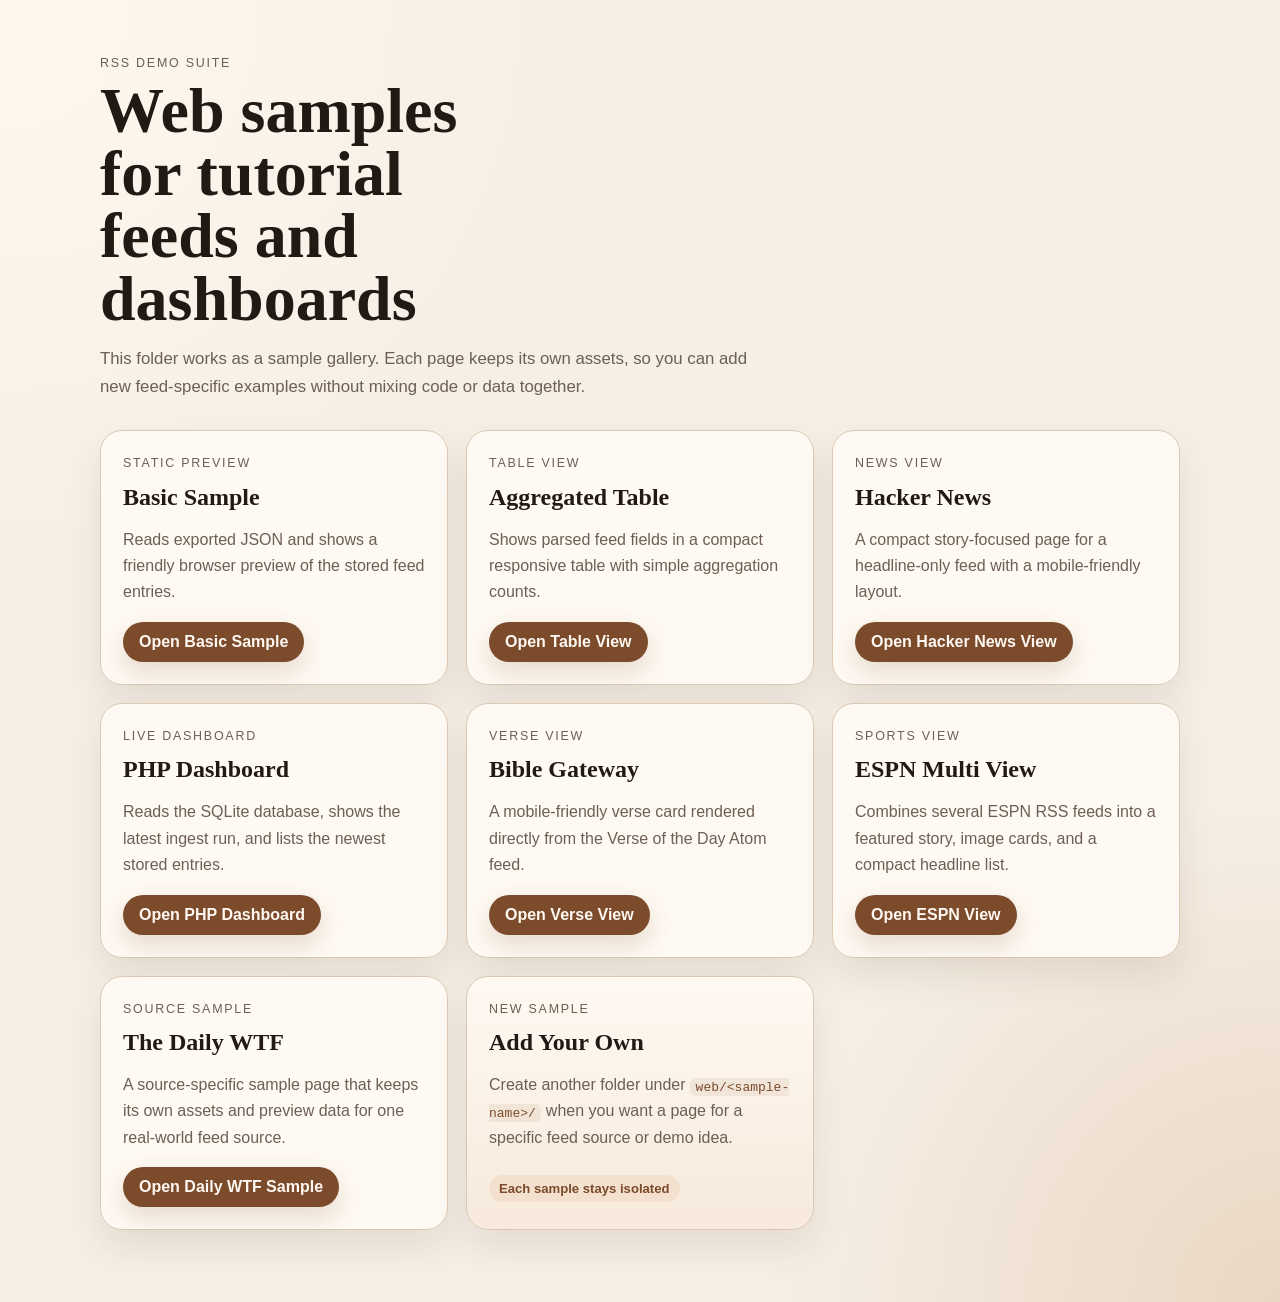
<file: web/index.html>
<!doctype html>
<html lang="en">
  <head>
    <meta charset="UTF-8" />
    <meta name="viewport" content="width=device-width, initial-scale=1.0" />
    <title>RSS Demo Suite Web Samples</title>
    <link rel="stylesheet" href="styles.css" />
  </head>
  <body>
    <main class="landing-shell">
      <section class="hero">
        <p class="eyebrow">RSS Demo Suite</p>
        <h1>Web samples for tutorial feeds and dashboards</h1>
        <p class="lead">
          This folder works as a sample gallery. Each page keeps its own
          assets, so you can add new feed-specific examples without mixing code
          or data together.
        </p>
      </section>

      <section class="cards">
        <article class="card">
          <p class="card-label">Static Preview</p>
          <h2>Basic Sample</h2>
          <p>
            Reads exported JSON and shows a friendly browser preview of the
            stored feed entries.
          </p>
          <a class="button" href="basic/">Open Basic Sample</a>
        </article>

        <article class="card">
          <p class="card-label">Table View</p>
          <h2>Aggregated Table</h2>
          <p>
            Shows parsed feed fields in a compact responsive table with simple
            aggregation counts.
          </p>
          <a class="button" href="table/">Open Table View</a>
        </article>

        <article class="card">
          <p class="card-label">News View</p>
          <h2>Hacker News</h2>
          <p>
            A compact story-focused page for a headline-only feed with a
            mobile-friendly layout.
          </p>
          <a class="button" href="hackernews/">Open Hacker News View</a>
        </article>

        <article class="card">
          <p class="card-label">Live Dashboard</p>
          <h2>PHP Dashboard</h2>
          <p>
            Reads the SQLite database, shows the latest ingest run, and lists
            the newest stored entries.
          </p>
          <a class="button" href="php-dashboard/">Open PHP Dashboard</a>
        </article>

        <article class="card">
          <p class="card-label">Verse View</p>
          <h2>Bible Gateway</h2>
          <p>
            A mobile-friendly verse card rendered directly from the Verse of
            the Day Atom feed.
          </p>
          <a class="button" href="bible-votd/">Open Verse View</a>
        </article>

        <article class="card">
          <p class="card-label">Sports View</p>
          <h2>ESPN Multi View</h2>
          <p>
            Combines several ESPN RSS feeds into a featured story, image
            cards, and a compact headline list.
          </p>
          <a class="button" href="espn/">Open ESPN View</a>
        </article>

        <article class="card">
          <p class="card-label">Source Sample</p>
          <h2>The Daily WTF</h2>
          <p>
            A source-specific sample page that keeps its own assets and preview
            data for one real-world feed source.
          </p>
          <a class="button" href="dailywtf/">Open Daily WTF Sample</a>
        </article>

        <article class="card card-soft">
          <p class="card-label">New Sample</p>
          <h2>Add Your Own</h2>
          <p>
            Create another folder under <code>web/&lt;sample-name&gt;/</code>
            when you want a page for a specific feed source or demo idea.
          </p>
          <span class="chip">Each sample stays isolated</span>
        </article>
      </section>
    </main>
  </body>
</html>
</file>
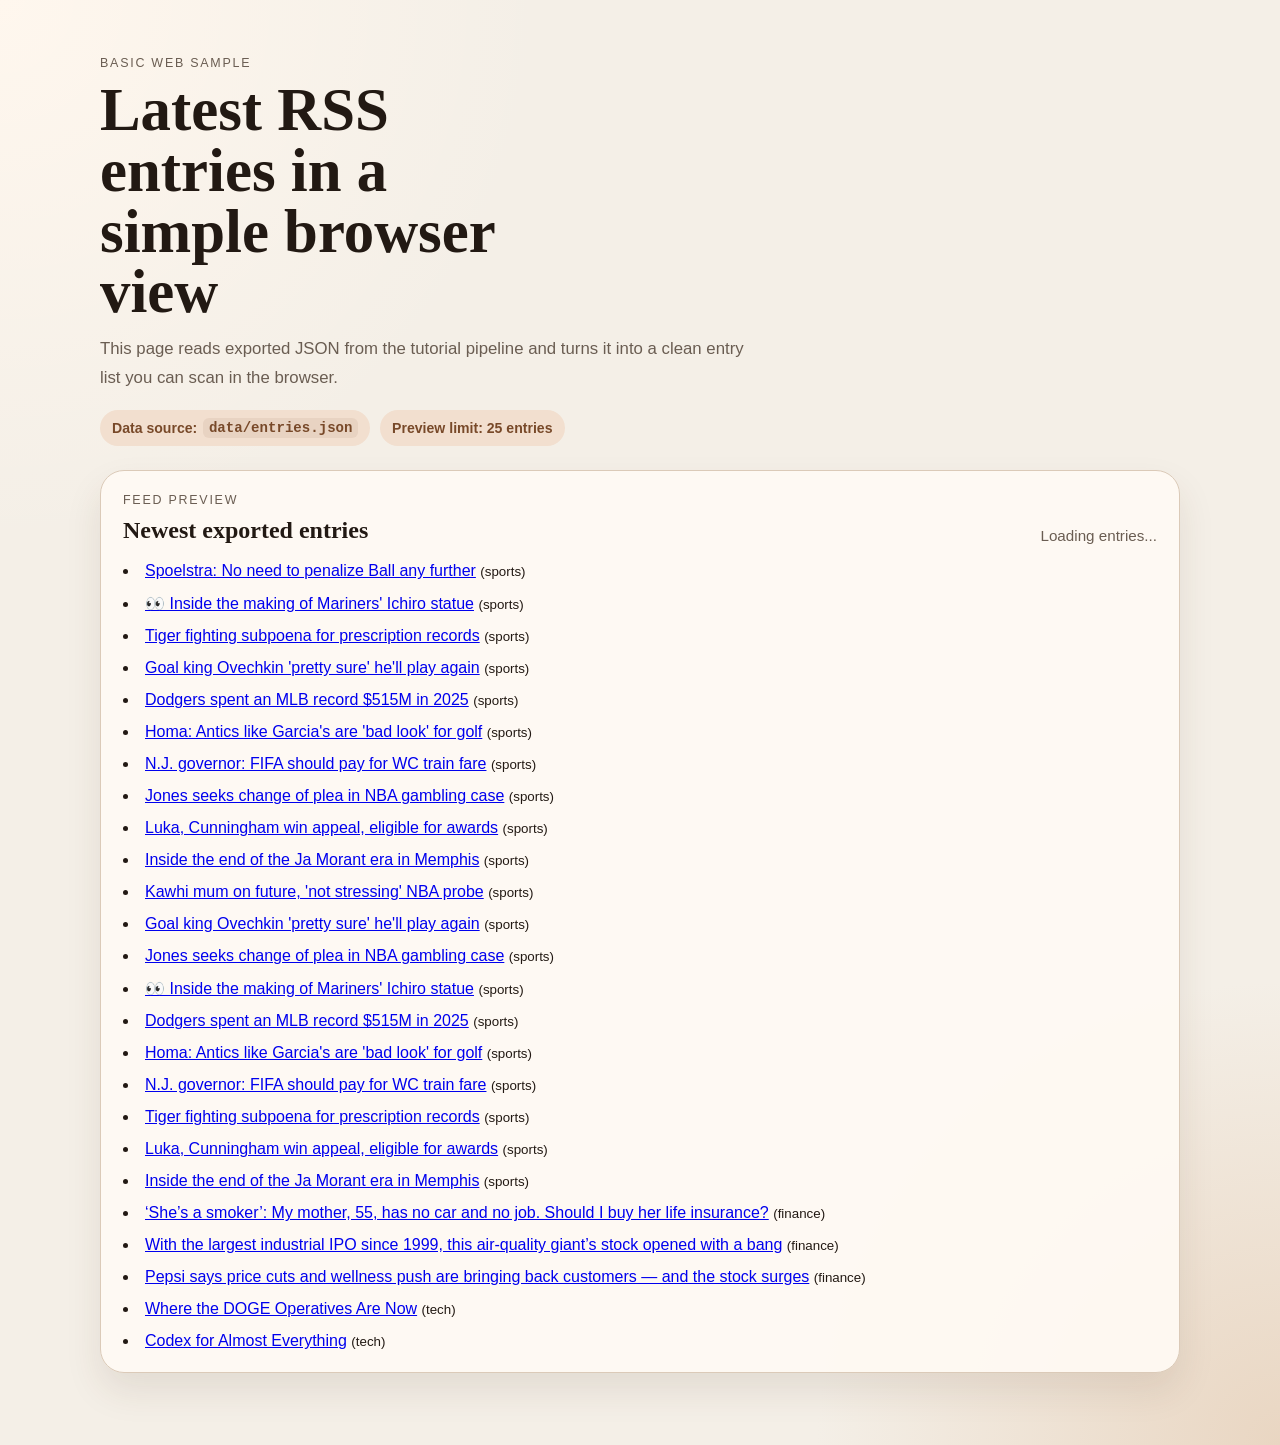
<file: web/basic/index.html>
<!doctype html>
<html lang="en">
  <head>
    <meta charset="UTF-8" />
    <meta name="viewport" content="width=device-width, initial-scale=1.0" />
    <title>RSS Demo Suite - Basic Sample</title>
    <link rel="stylesheet" href="styles.css" />
  </head>
  <body>
    <main class="page-shell">
      <header class="hero">
        <p class="eyebrow">Basic Web Sample</p>
        <h1>Latest RSS entries in a simple browser view</h1>
        <p class="lead">
          This page reads exported JSON from the tutorial pipeline and turns it
          into a clean entry list you can scan in the browser.
        </p>
        <div class="hero-meta">
          <span class="chip">Data source: <code>data/entries.json</code></span>
          <span class="chip">Preview limit: 25 entries</span>
        </div>
      </header>

      <section class="panel">
        <div class="panel-header">
          <div>
            <p class="card-label">Feed preview</p>
            <h2>Newest exported entries</h2>
          </div>
          <p id="status" class="status" aria-live="polite">Loading entries...</p>
        </div>

        <div id="entries" class="entries" aria-live="polite"></div>
      </section>
    </main>
    <script src="app.js"></script>
  </body>
</html>
</file>
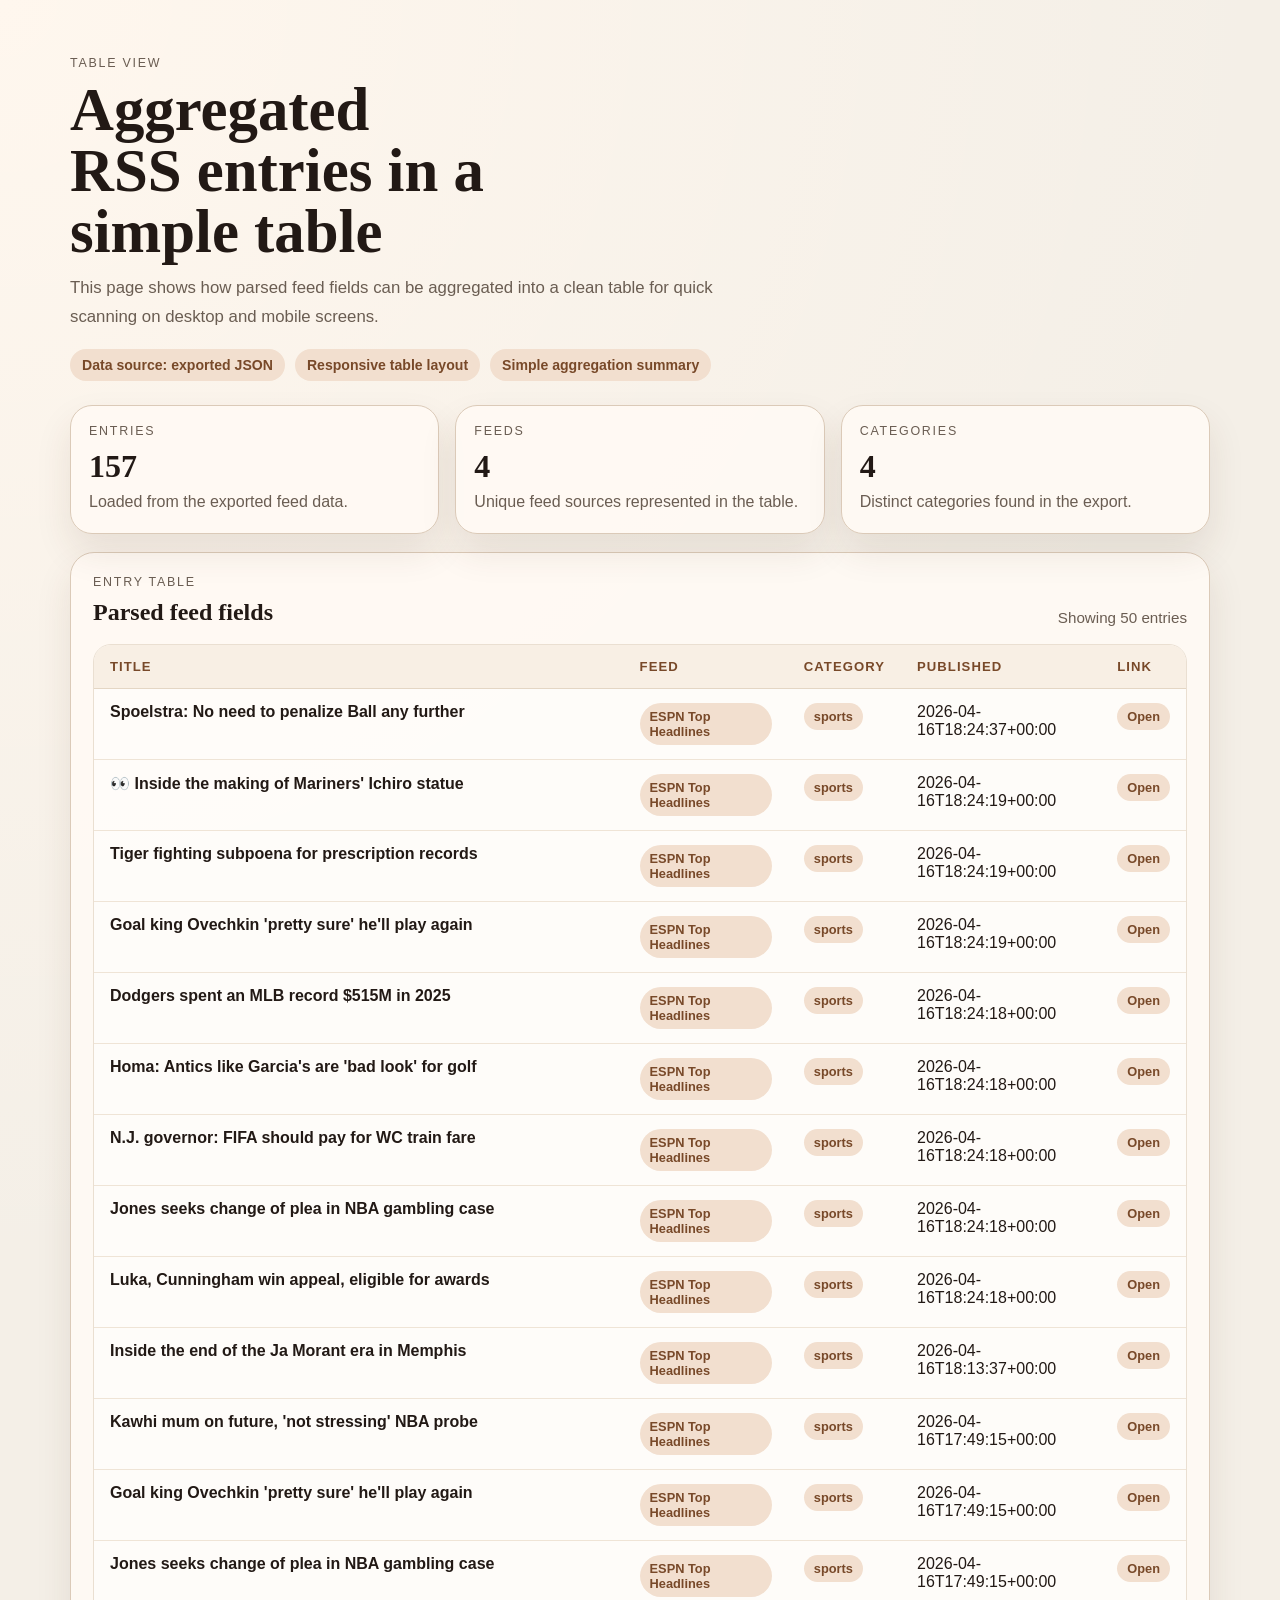
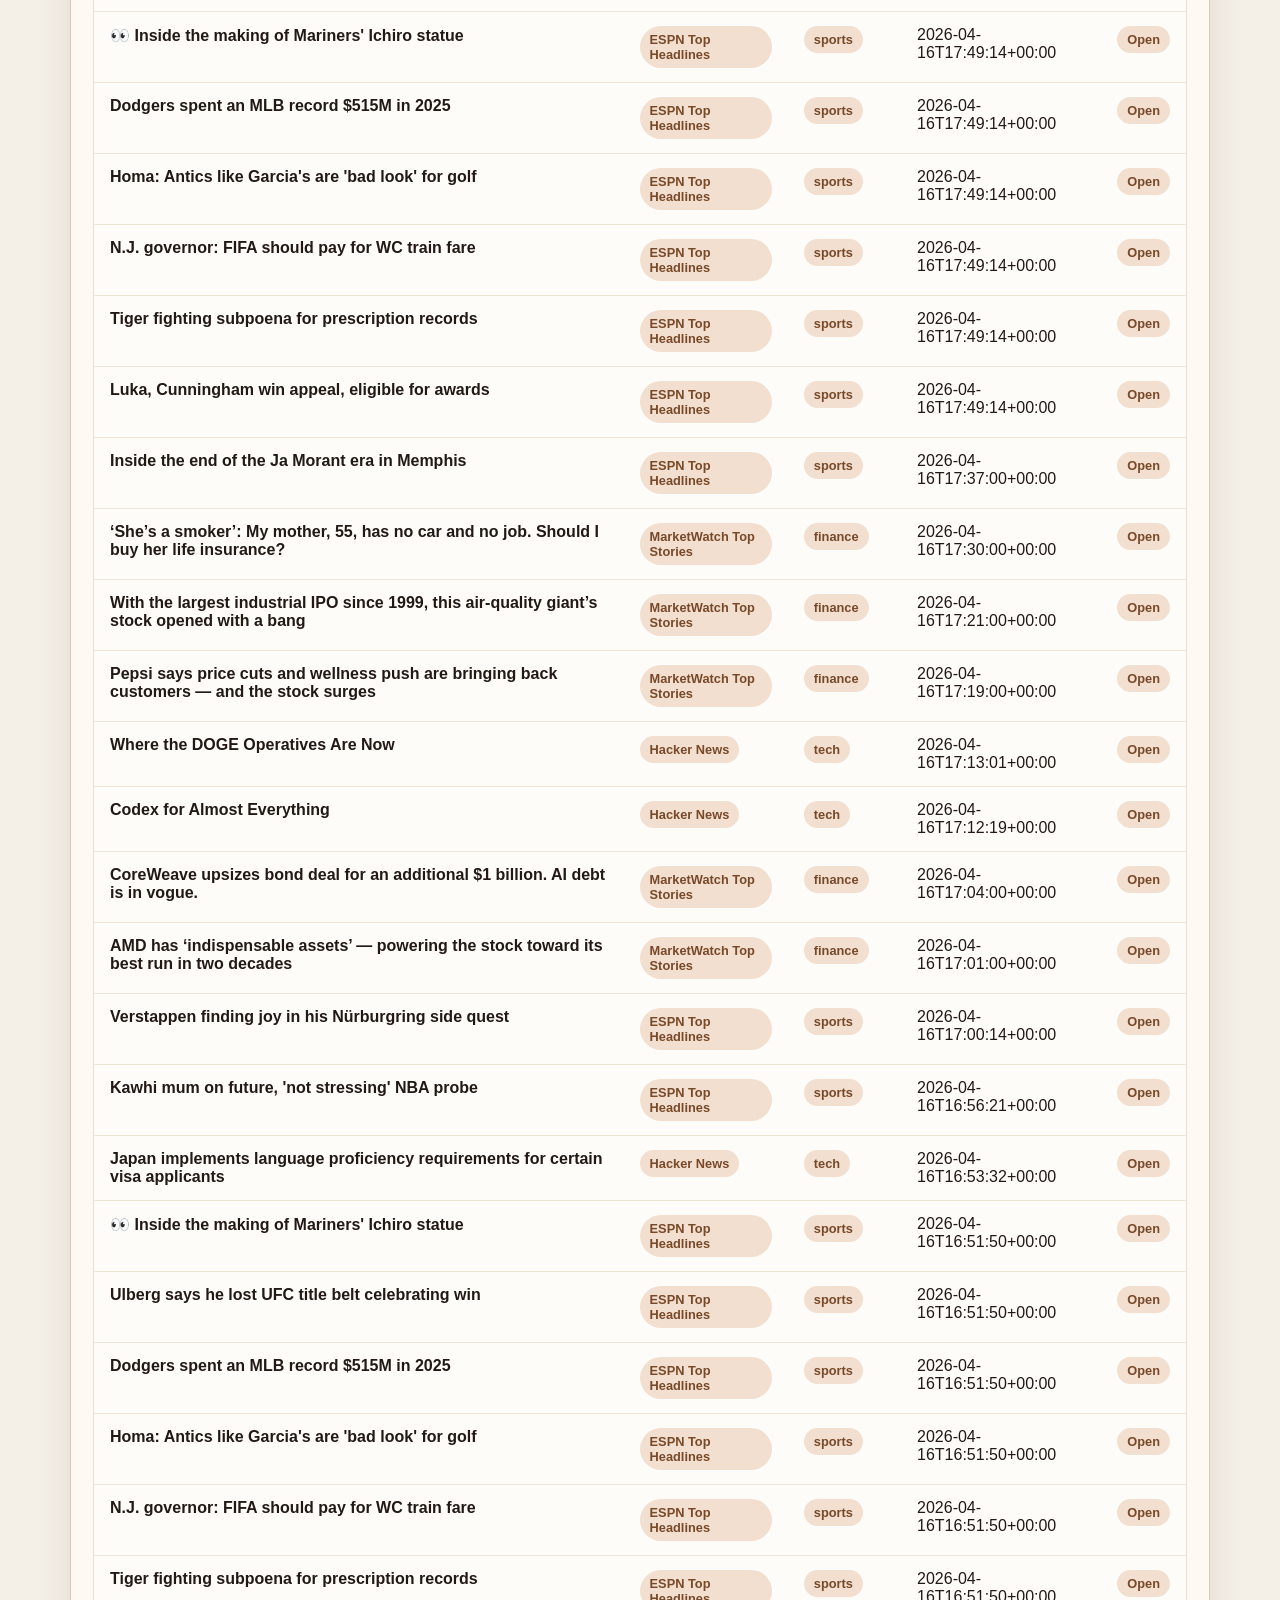
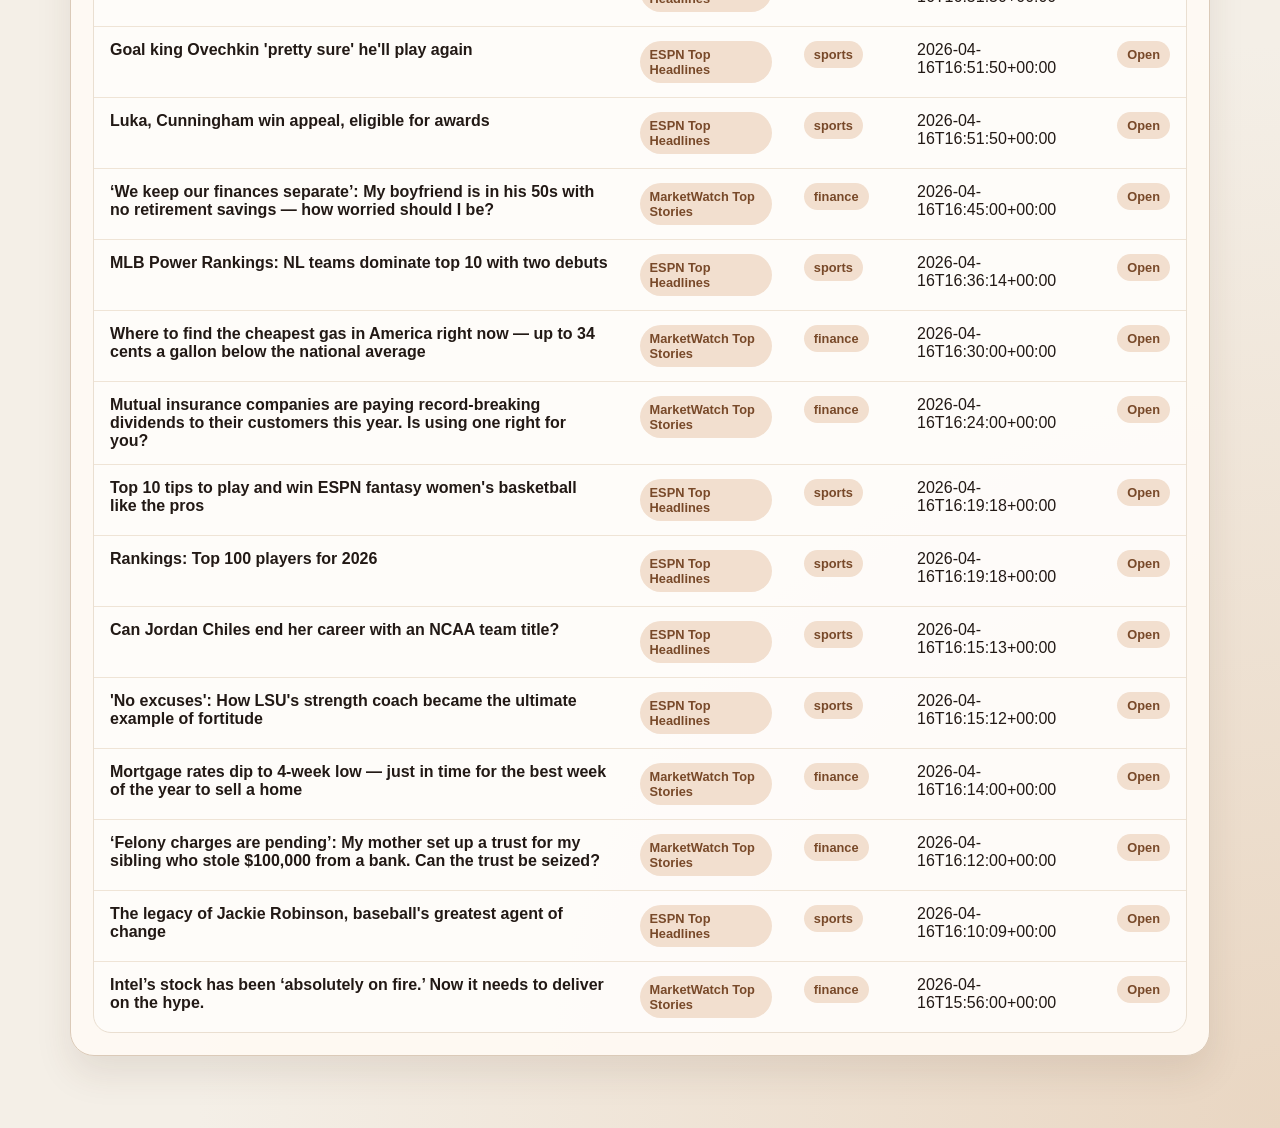
<file: web/table/index.html>
<!doctype html>
<html lang="en">
  <head>
    <meta charset="UTF-8" />
    <meta name="viewport" content="width=device-width, initial-scale=1.0" />
    <title>RSS Demo Suite - Table View</title>
    <link rel="stylesheet" href="styles.css" />
  </head>
  <body>
    <main class="page-shell">
      <header class="hero">
        <p class="eyebrow">Table View</p>
        <h1>Aggregated RSS entries in a simple table</h1>
        <p class="lead">
          This page shows how parsed feed fields can be aggregated into a clean
          table for quick scanning on desktop and mobile screens.
        </p>
        <div class="hero-meta">
          <span class="chip">Data source: exported JSON</span>
          <span class="chip">Responsive table layout</span>
          <span class="chip">Simple aggregation summary</span>
        </div>
      </header>

      <section class="summary-grid" aria-label="Aggregation summary">
        <article class="summary-card">
          <p class="card-label">Entries</p>
          <h2 id="entry-count">0</h2>
          <p class="muted">Loaded from the exported feed data.</p>
        </article>
        <article class="summary-card">
          <p class="card-label">Feeds</p>
          <h2 id="feed-count">0</h2>
          <p class="muted">Unique feed sources represented in the table.</p>
        </article>
        <article class="summary-card">
          <p class="card-label">Categories</p>
          <h2 id="category-count">0</h2>
          <p class="muted">Distinct categories found in the export.</p>
        </article>
      </section>

      <section class="panel">
        <div class="panel-header">
          <div>
            <p class="card-label">Entry table</p>
            <h2>Parsed feed fields</h2>
          </div>
          <p id="status" class="status" aria-live="polite">Loading entries...</p>
        </div>

        <div class="table-wrap">
          <table class="entry-table">
            <thead>
              <tr>
                <th scope="col">Title</th>
                <th scope="col">Feed</th>
                <th scope="col">Category</th>
                <th scope="col">Published</th>
                <th scope="col">Link</th>
              </tr>
            </thead>
            <tbody id="entries"></tbody>
          </table>
        </div>
      </section>
    </main>
    <script src="app.js"></script>
  </body>
</html>
</file>
<file: web/styles.css>
:root {
    color-scheme: light;
    --bg: #f6efe6;
    --panel: rgba(255, 250, 244, 0.94);
    --panel-border: #dbc8b4;
    --text: #221915;
    --muted: #6d5f54;
    --accent: #7b4b2b;
    --accent-soft: #f4e0cf;
    --shadow: 0 18px 36px rgba(80, 56, 34, 0.1);
}

* {
    box-sizing: border-box;
}

body {
    margin: 0;
    font-family: "Trebuchet MS", "Segoe UI", sans-serif;
    color: var(--text);
    background:
        radial-gradient(circle at top left, #fff8ef 0, transparent 32%),
        radial-gradient(circle at bottom right, #ead7c3 0, transparent 28%),
        var(--bg);
}

.landing-shell {
    max-width: 1120px;
    margin: 0 auto;
    padding: 56px 20px 72px;
}

.hero {
    margin-bottom: 28px;
}

.eyebrow,
.card-label {
    margin: 0 0 10px;
    text-transform: uppercase;
    letter-spacing: 0.14em;
    font-size: 0.78rem;
    color: var(--muted);
}

h1,
h2 {
    margin: 0;
    font-family: Georgia, "Times New Roman", serif;
}

h1 {
    max-width: 13ch;
    font-size: clamp(2.3rem, 5vw, 4rem);
    line-height: 0.98;
}

.lead {
    max-width: 70ch;
    margin: 14px 0 0;
    color: var(--muted);
    line-height: 1.7;
    font-size: 1.05rem;
}

.cards {
    display: grid;
    grid-template-columns: repeat(auto-fit, minmax(260px, 1fr));
    gap: 18px;
}

.card {
    padding: 22px;
    border-radius: 22px;
    border: 1px solid var(--panel-border);
    background: var(--panel);
    box-shadow: var(--shadow);
}

.card-soft {
    background: linear-gradient(180deg, #fff9f2 0%, #f7eadc 100%);
}

.card p {
    color: var(--muted);
    line-height: 1.65;
}

.button {
    display: inline-flex;
    align-items: center;
    justify-content: center;
    padding: 11px 16px;
    border-radius: 999px;
    border: 0;
    background: var(--accent);
    color: #fff8f2;
    text-decoration: none;
    font-weight: 700;
    box-shadow: 0 10px 24px rgba(123, 75, 43, 0.18);
}

.chip {
    display: inline-flex;
    margin-top: 8px;
    padding: 6px 10px;
    border-radius: 999px;
    background: var(--accent-soft);
    color: var(--accent);
    font-size: 0.82rem;
    font-weight: 700;
}

code {
    padding: 0.1rem 0.35rem;
    border-radius: 6px;
    background: rgba(123, 75, 43, 0.08);
    color: var(--accent);
}

@media (max-width: 640px) {
    .landing-shell {
        padding-inline: 14px;
    }

    h1 {
        max-width: none;
    }
}
</file>
<file: web/basic/styles.css>
:root {
  color-scheme: light;
  --bg: #f4efe7;
  --panel: rgba(255, 250, 244, 0.94);
  --panel-border: #dbcab8;
  --text: #221913;
  --muted: #6a5d52;
  --accent: #784929;
  --accent-soft: #f2dfcf;
  --shadow: 0 18px 36px rgba(74, 52, 31, 0.1);
}

* {
  box-sizing: border-box;
}

body {
  margin: 0;
  font-family: "Trebuchet MS", "Segoe UI", sans-serif;
  color: var(--text);
  background:
    radial-gradient(circle at top left, #fff7ee 0, transparent 28%),
    radial-gradient(circle at bottom right, #e9d6c2 0, transparent 24%),
    var(--bg);
}

.page-shell {
  max-width: 1120px;
  margin: 0 auto;
  padding: 56px 20px 72px;
}

.hero {
  margin-bottom: 24px;
}

.eyebrow,
.card-label {
  margin: 0 0 10px;
  text-transform: uppercase;
  letter-spacing: 0.14em;
  font-size: 0.78rem;
  color: var(--muted);
}

h1,
h2,
h3 {
  margin: 0;
  font-family: Georgia, "Times New Roman", serif;
}

h1 {
  max-width: 14ch;
  font-size: clamp(2.2rem, 5vw, 3.8rem);
  line-height: 1;
}

.lead {
  max-width: 70ch;
  margin: 12px 0 0;
  color: var(--muted);
  line-height: 1.7;
  font-size: 1.05rem;
}

.hero-meta {
  display: flex;
  flex-wrap: wrap;
  gap: 10px;
  margin-top: 18px;
}

.chip {
  display: inline-flex;
  align-items: center;
  gap: 6px;
  padding: 8px 12px;
  border-radius: 999px;
  background: var(--accent-soft);
  color: var(--accent);
  font-size: 0.88rem;
  font-weight: 700;
}

.panel {
  padding: 22px;
  border-radius: 24px;
  border: 1px solid var(--panel-border);
  background: var(--panel);
  box-shadow: var(--shadow);
}

.panel-header {
  display: flex;
  align-items: flex-end;
  justify-content: space-between;
  gap: 16px;
  margin-bottom: 18px;
}

.status {
  margin: 0;
  color: var(--muted);
  font-size: 0.95rem;
}

.status[data-state="ready"] {
  color: var(--accent);
}

.status[data-state="error"] {
  color: #8c4f44;
}

.entries {
  display: grid;
  gap: 14px;
}

.entry-card {
  padding: 16px 18px;
  border-radius: 18px;
  border: 1px solid #eadfd1;
  background: rgba(255, 255, 255, 0.7);
}

.entry-top {
  display: flex;
  align-items: flex-start;
  justify-content: space-between;
  gap: 12px;
}

.entry-title {
  font-size: 1.04rem;
  line-height: 1.4;
}

.entry-title a {
  color: var(--text);
  text-decoration: none;
}

.entry-title a:hover {
  color: var(--accent);
}

.category-pill {
  flex-shrink: 0;
  padding: 6px 10px;
  border-radius: 999px;
  background: var(--accent-soft);
  color: var(--accent);
  font-size: 0.8rem;
  font-weight: 700;
  white-space: nowrap;
}

.entry-summary {
  margin: 10px 0 0;
  color: var(--muted);
  line-height: 1.6;
}

.entry-meta {
  margin: 10px 0 0;
  color: var(--muted);
  font-size: 0.92rem;
}

.empty-state,
.error-state {
  margin: 0;
  padding: 18px;
  border-radius: 16px;
  border: 1px dashed #d8c7b3;
  color: var(--muted);
  background: rgba(255, 255, 255, 0.6);
}

.error-state {
  border-style: solid;
  border-color: #e0b9b0;
  background: #fff2ef;
  color: #8c4f44;
}

code {
  padding: 0.12rem 0.35rem;
  border-radius: 6px;
  background: rgba(120, 73, 41, 0.08);
  color: var(--accent);
}

@media (max-width: 640px) {
  .page-shell {
    padding-inline: 14px;
  }

  .panel-header,
  .entry-top {
    flex-direction: column;
    align-items: flex-start;
  }

  h1 {
    max-width: none;
  }
}
</file>
<file: web/table/styles.css>
:root {
    color-scheme: light;
    --bg: #f4efe7;
    --panel: rgba(255, 250, 244, 0.94);
    --panel-border: #dbcab8;
    --text: #221915;
    --muted: #6a5d52;
    --accent: #784929;
    --accent-soft: #f2dfcf;
    --shadow: 0 18px 36px rgba(74, 52, 31, 0.1);
}

* {
    box-sizing: border-box;
}

body {
    margin: 0;
    font-family: "Trebuchet MS", "Segoe UI", sans-serif;
    color: var(--text);
    background:
        radial-gradient(circle at top left, #fff7ee 0, transparent 28%),
        radial-gradient(circle at bottom right, #e9d6c2 0, transparent 24%),
        var(--bg);
}

.page-shell {
    max-width: 1180px;
    margin: 0 auto;
    padding: 56px 20px 72px;
}

.hero {
    margin-bottom: 24px;
}

.eyebrow,
.card-label {
    margin: 0 0 10px;
    text-transform: uppercase;
    letter-spacing: 0.14em;
    font-size: 0.78rem;
    color: var(--muted);
}

h1,
h2 {
    margin: 0;
    font-family: Georgia, "Times New Roman", serif;
}

h1 {
    max-width: 14ch;
    font-size: clamp(2.1rem, 5vw, 3.8rem);
    line-height: 1;
}

.lead {
    max-width: 72ch;
    margin: 12px 0 0;
    color: var(--muted);
    line-height: 1.7;
    font-size: 1.05rem;
}

.hero-meta {
    display: flex;
    flex-wrap: wrap;
    gap: 10px;
    margin-top: 18px;
}

.chip {
    display: inline-flex;
    align-items: center;
    gap: 6px;
    padding: 8px 12px;
    border-radius: 999px;
    background: var(--accent-soft);
    color: var(--accent);
    font-size: 0.88rem;
    font-weight: 700;
}

.summary-grid {
    display: grid;
    grid-template-columns: repeat(auto-fit, minmax(180px, 1fr));
    gap: 16px;
    margin-bottom: 18px;
}

.summary-card,
.panel {
    border: 1px solid var(--panel-border);
    background: var(--panel);
    box-shadow: var(--shadow);
}

.summary-card {
    padding: 18px;
    border-radius: 22px;
}

.summary-card h2 {
    font-size: 2rem;
    margin-bottom: 4px;
}

.muted {
    margin: 0;
    color: var(--muted);
    line-height: 1.6;
}

.panel {
    padding: 22px;
    border-radius: 24px;
}

.panel-header {
    display: flex;
    align-items: flex-end;
    justify-content: space-between;
    gap: 16px;
    margin-bottom: 18px;
}

.status {
    margin: 0;
    color: var(--muted);
    font-size: 0.95rem;
}

.table-wrap {
    overflow-x: auto;
    border-radius: 18px;
    border: 1px solid #eadfd1;
    background: rgba(255, 255, 255, 0.55);
}

.entry-table {
    width: 100%;
    border-collapse: collapse;
    min-width: 780px;
}

.entry-table thead th {
    position: sticky;
    top: 0;
    background: #f8efe4;
    color: var(--accent);
    text-align: left;
    padding: 14px 16px;
    border-bottom: 1px solid #e4d6c4;
    font-size: 0.82rem;
    text-transform: uppercase;
    letter-spacing: 0.08em;
}

.entry-table tbody td {
    padding: 14px 16px;
    border-bottom: 1px solid #efe4d6;
    vertical-align: top;
}

.entry-table tbody tr:last-child td {
    border-bottom: 0;
}

.title-cell {
    font-weight: 700;
}

.title-cell a {
    color: var(--text);
    text-decoration: none;
}

.title-cell a:hover {
    color: var(--accent);
}

.link-pill,
.category-pill,
.feed-pill {
    display: inline-flex;
    align-items: center;
    padding: 6px 10px;
    border-radius: 999px;
    background: var(--accent-soft);
    color: var(--accent);
    font-size: 0.8rem;
    font-weight: 700;
}

.link-pill {
    text-decoration: none;
}

.empty-state,
.error-state {
    margin: 0;
    padding: 18px;
    border-radius: 16px;
    border: 1px dashed #d8c7b3;
    color: var(--muted);
    background: rgba(255, 255, 255, 0.6);
}

.error-state {
    border-style: solid;
    border-color: #e0b9b0;
    background: #fff2ef;
    color: #8c4f44;
}

@media (max-width: 720px) {
    .page-shell {
        padding-inline: 14px;
    }

    .panel-header {
        flex-direction: column;
        align-items: flex-start;
    }

    h1 {
        max-width: none;
    }
}
</file>
